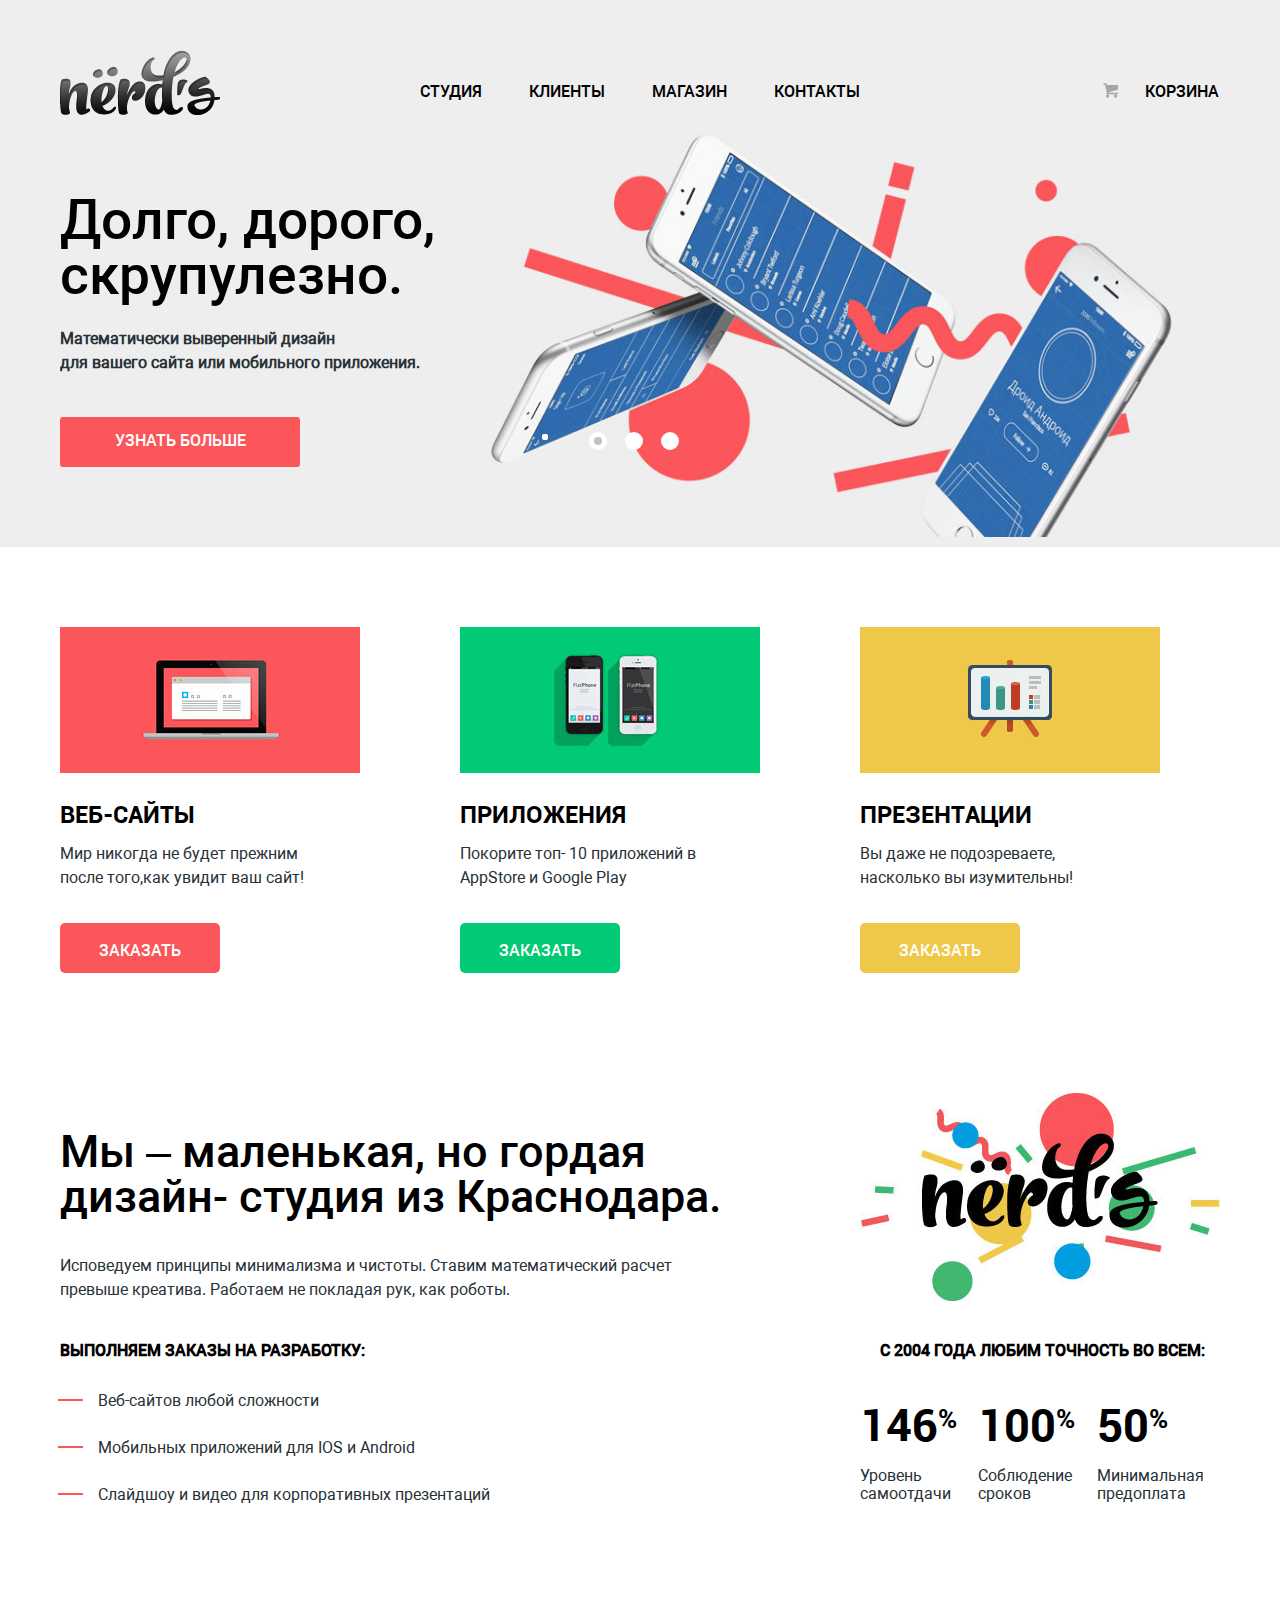
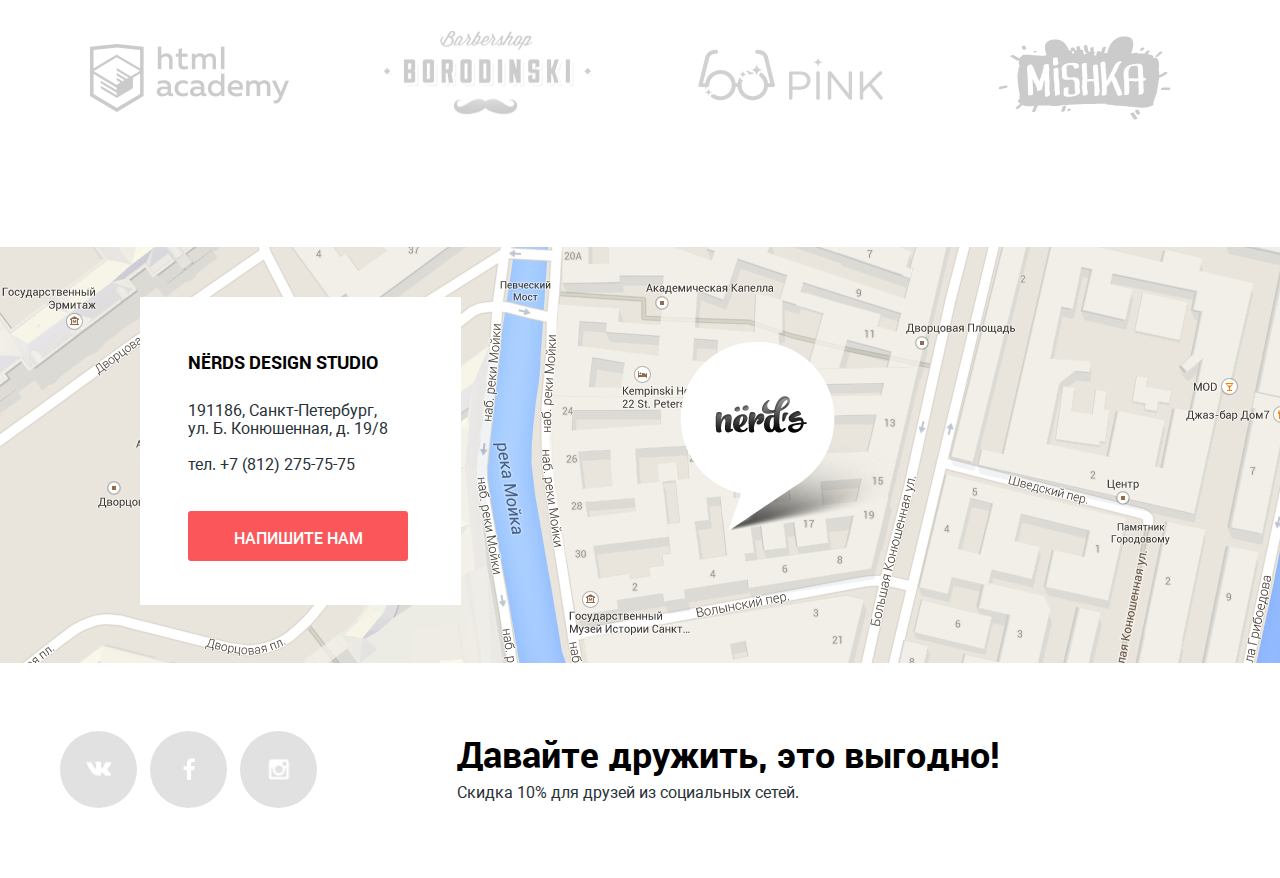
<file: index.html>
<!DOCTYPE html>
<html lang="ru">

<head>
  <meta charset="utf-8">
  <title>HTML Academy: Нёрдс</title>
  <link href="css/normalize.css" rel="stylesheet">
  <link href="css/style.css" rel="stylesheet">
</head>

<body>
  <!-- шапка -->
  <header>
    <div class="header-container">
      <div class="index-logo">
        <a href="index.html" class="logo"><img src="img/nerds-logo.png" width="160" height="65" alt="логотип">
        </a>
      </div>
      <nav class="main-nav">
        <ul>
          <li><a href="#">студия</a>
          </li>
          <li><a href="#">клиенты</a>
          </li>
          <li><a href="item.html">магазин</a>
          </li>
          <li><a href="#">контакты</a>
          </li>
        </ul>
      </nav>
      <div class="basket">
        <a href="#">корзина</a>
      </div>
    </div>
  </header>
  <!-- основной контент -->
  <section class="slider">
    <div class="main-container">
      <input type="radio" id="btn-1" name="toggle" checked>
      <input type="radio" id="btn-2" name="toggle">
      <input type="radio" id="btn-3" name="toggle">
      <div class="slider-controls">
        <label for="btn-1"></label>
        <label for="btn-2"></label>
        <label for="btn-3"></label>
      </div>
      <div class="slides">
        <div class="slide">
          <div class="slide-text">
            <h2>Долго, дорого, скрупулезно.</h2>
            <p>Математически выверенный дизайн
              <br>для вашего сайта или мобильного приложения.</p>
          </div>
          <a href="#" class="btn-1">узнать больше</a>
          <div class="slide-img"></div>
        </div>
        <div class="slide">
          <div class="slide-text">
            <h2>Любим математику как никто другой!</h2>
            <p>Никакого креатива,только математические формулы для расчета ваших идеальных пропорций.</p>
          </div>
          <a href="#" class="btn-1">узнать больше</a>
          <div class="slide-img"></div>
        </div>
        <div class="slide">
          <div class="slide-text">
            <h2>Только ночь, только хардкор</h2>
            <p>Работать днем, как все? Мы против этого. Ближе к полуночи работа только начинается.</p>
          </div>
          <a href="#" class="btn-1">узнать больше</a>
          <div class="slide-img"></div>
        </div>
      </div>
    </div>
  </section>
  <div class="main-container">
    <section class="features">
      <div class="feature-item">
        <img src="img/illustration-web.jpg" alt="веб-сайты" width="300" height="146">
        <h2>веб-сайты</h2>
        <p>Мир никогда не будет прежним после того,как увидит ваш сайт!</p>
        <a href="#" class="btn-2">заказать</a>
      </div>
      <div class="feature-item">
        <img src="img/illustration-play.jpg" alt="приложения" width="300" height="146">
        <h2>приложения</h2>
        <p>Покорите топ- 10 приложений в AppStore и Google Play</p>
        <a href="#" class="btn-3">заказать</a>
      </div>
      <div class="feature-item">
        <img src="img/illustration-present.jpg" alt="презентации" width="300" height="146">
        <h2>презентации</h2>
        <p>Вы даже не подозреваете, насколько вы изумительны!</p>
        <a href="#" class="btn-4">заказать</a>
      </div>
    </section>
    <section class="about">
      <div class="about-left">
        <h3>Mы &ndash; маленькая, но гордая дизайн- студия из Краснодара.</h3>
        <p>Исповедуем принципы минимализма и чистоты. Ставим математический расчет превыше креатива. Работаем не покладая рук, как роботы.</p>
        <h4>выполняем заказы на разработку:</h4>
        <ul>
          <li>Веб-сайтов любой сложности</li>
          <li>Мобильных приложений для IOS и Android</li>
          <li>Слайдшоу и видео для корпоративных презентаций</li>
        </ul>
      </div>
      <div class="about-right">
        <img src="img/nerds-illustration.jpg" alt="нёрдс" width="360" height="208">
        <h4>C 2004 года любим точность во всем:</h4>
        <ul class="pst">
          <li><b>146<sup>%</sup></b><span>Уровень самоотдачи</span>
          </li>
          <li><b>100<sup>%</sup></b><span>Соблюдение сроков</span>
          </li>
          <li><b>50<sup>%</sup></b><span>Минимальная предоплата</span>
          </li>
        </ul>
      </div>
    </section>
    <section class="logos">
      <a href="#"><img src="img/logo-html-hvr.png" alt="html-academy" width="199" height="68">
      </a>
      <a href="#"><img src="img/logo-borodinski-hvr.png" alt="borodinski" width="209" height="87">
      </a>
      <a href="#"><img src="img/logo-pink-hvr.png" alt="pink" width="185" height="52">
      </a>
      <a href="#"><img src="img/logo-mishka-hvr.png" alt="mishka" width="173" height="84">
      </a>
    </section>
  </div>
  <section class="map">
  <div class="map-container">
    <div class="contact">
      <h3>nёrds design studio</h3>
      <p>191186, Cанкт-Петербург,
        <br>ул. Б. Конюшенная, д. 19/8
        <br>
        <br> тел. +7 (812) 275-75-75</p>
      <a href="#" class="btn">напишите нам</a>
      <img src="img/map-marker.png" alt="курсор" width="231" height="190">
    </div>
  </div>
  </section>
  <div class="letter">
    <form action="https://echo.htmlacademy.ru" method="post">
      <h1>Hапишите нам</h1>
      <div class="name">
        <label for="name">Ваше имя:
          <input type="text" id="name" name="name" placeholder="представьтесь пожалуйста" required>
        </label>
      </div>
      <div class="email">
        <label for="email">Ваш e-mail:
          <input type="text" id="email" name="email" placeholder="для отправки ответа">
        </label>
      </div>
      <p class="msg">
        <label for="letter">Текст письма:
          <textarea id="letter" name="letter" rows="10" cols="30" placeholder="в свободной форме"></textarea>
        </label>
      </p>
      <button type="submit" class="btn">отправить</button>
    </form>
  </div>
  <!-- подвал -->
  <footer>
    <div class="container">
      <div class="social">
        <a href="#" class="social-btn social-btn-vk">вконтакте</a>
        <a href="#" class="social-btn social-btn-fb">фейсбук</a>
        <a href="#" class="social-btn social-btn-inst">инстаграм</a>
      </div>
      <div class="sale">
        <h3>Давайте дружить, это выгодно!</h3>
        <span>Скидка 10% для друзей из социальных сетей.</span>
      </div>
    </div>
  </footer>
</body>

</html>
</file>
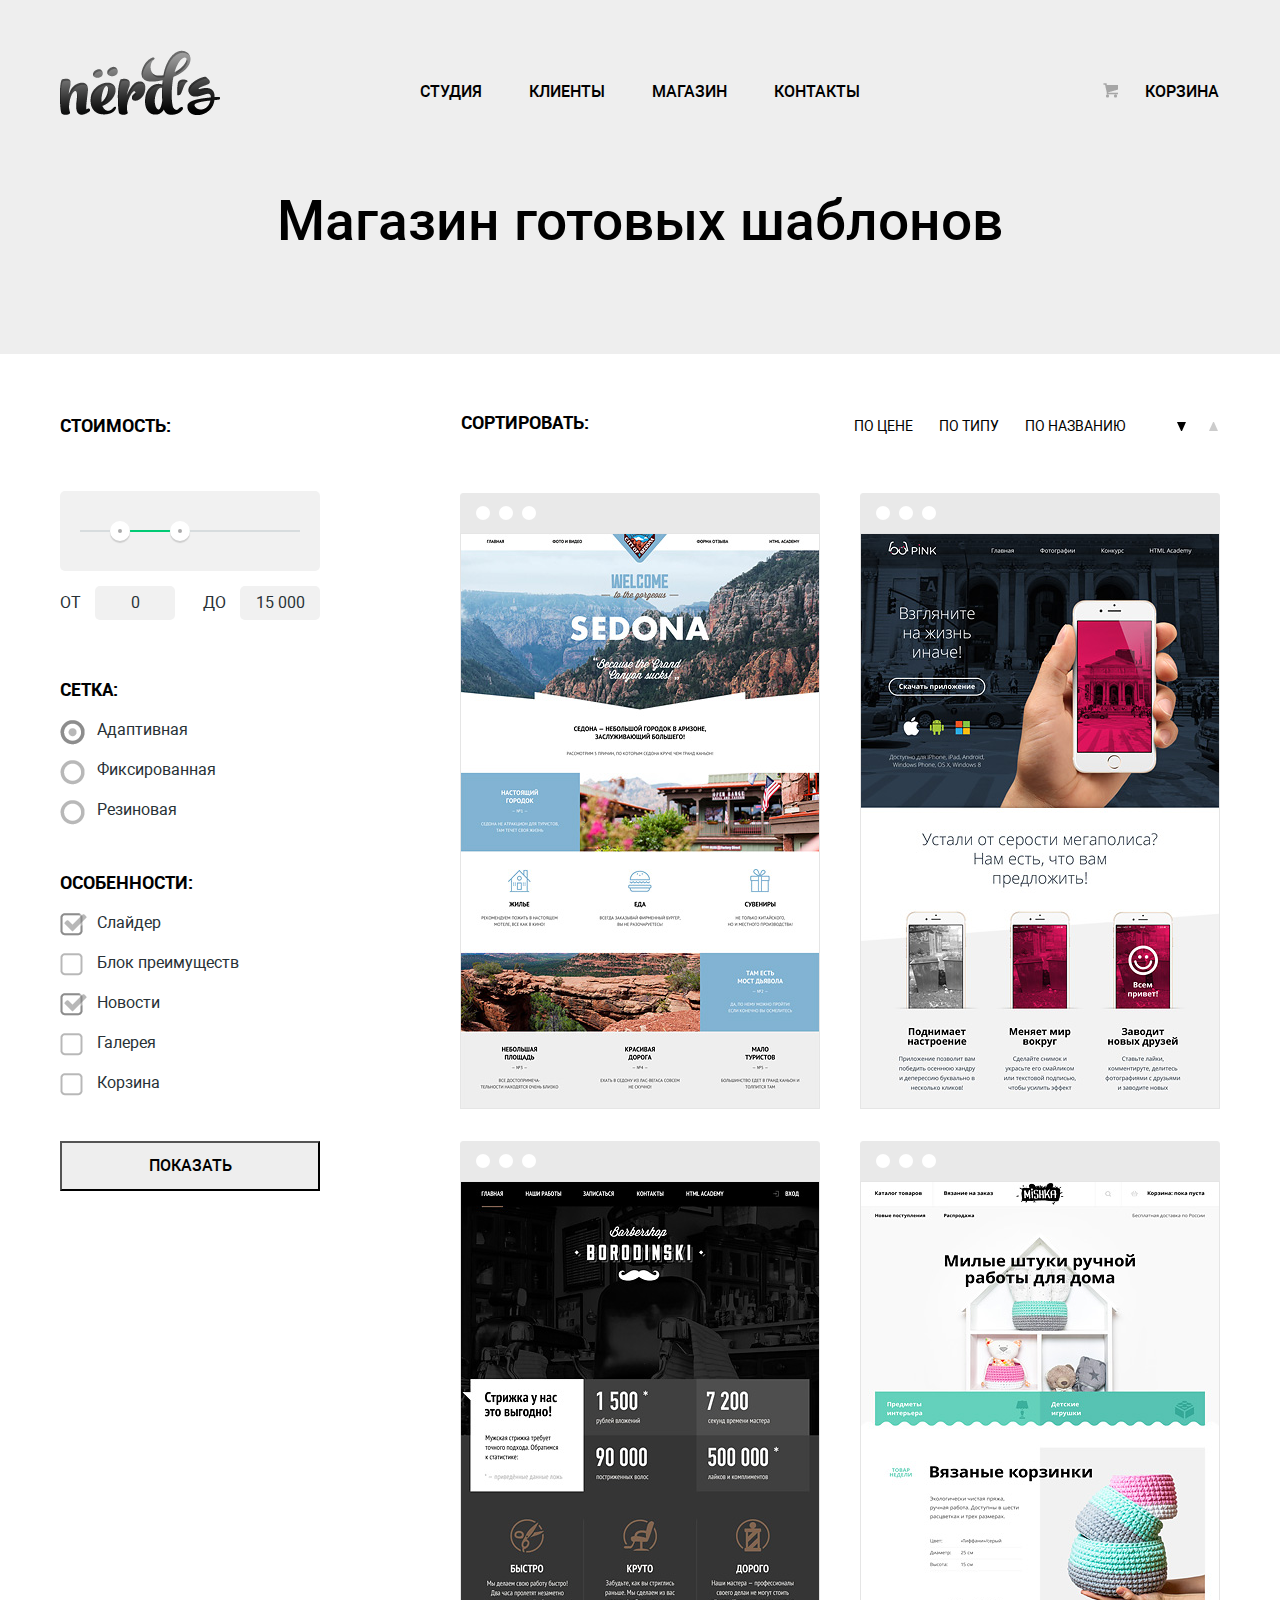
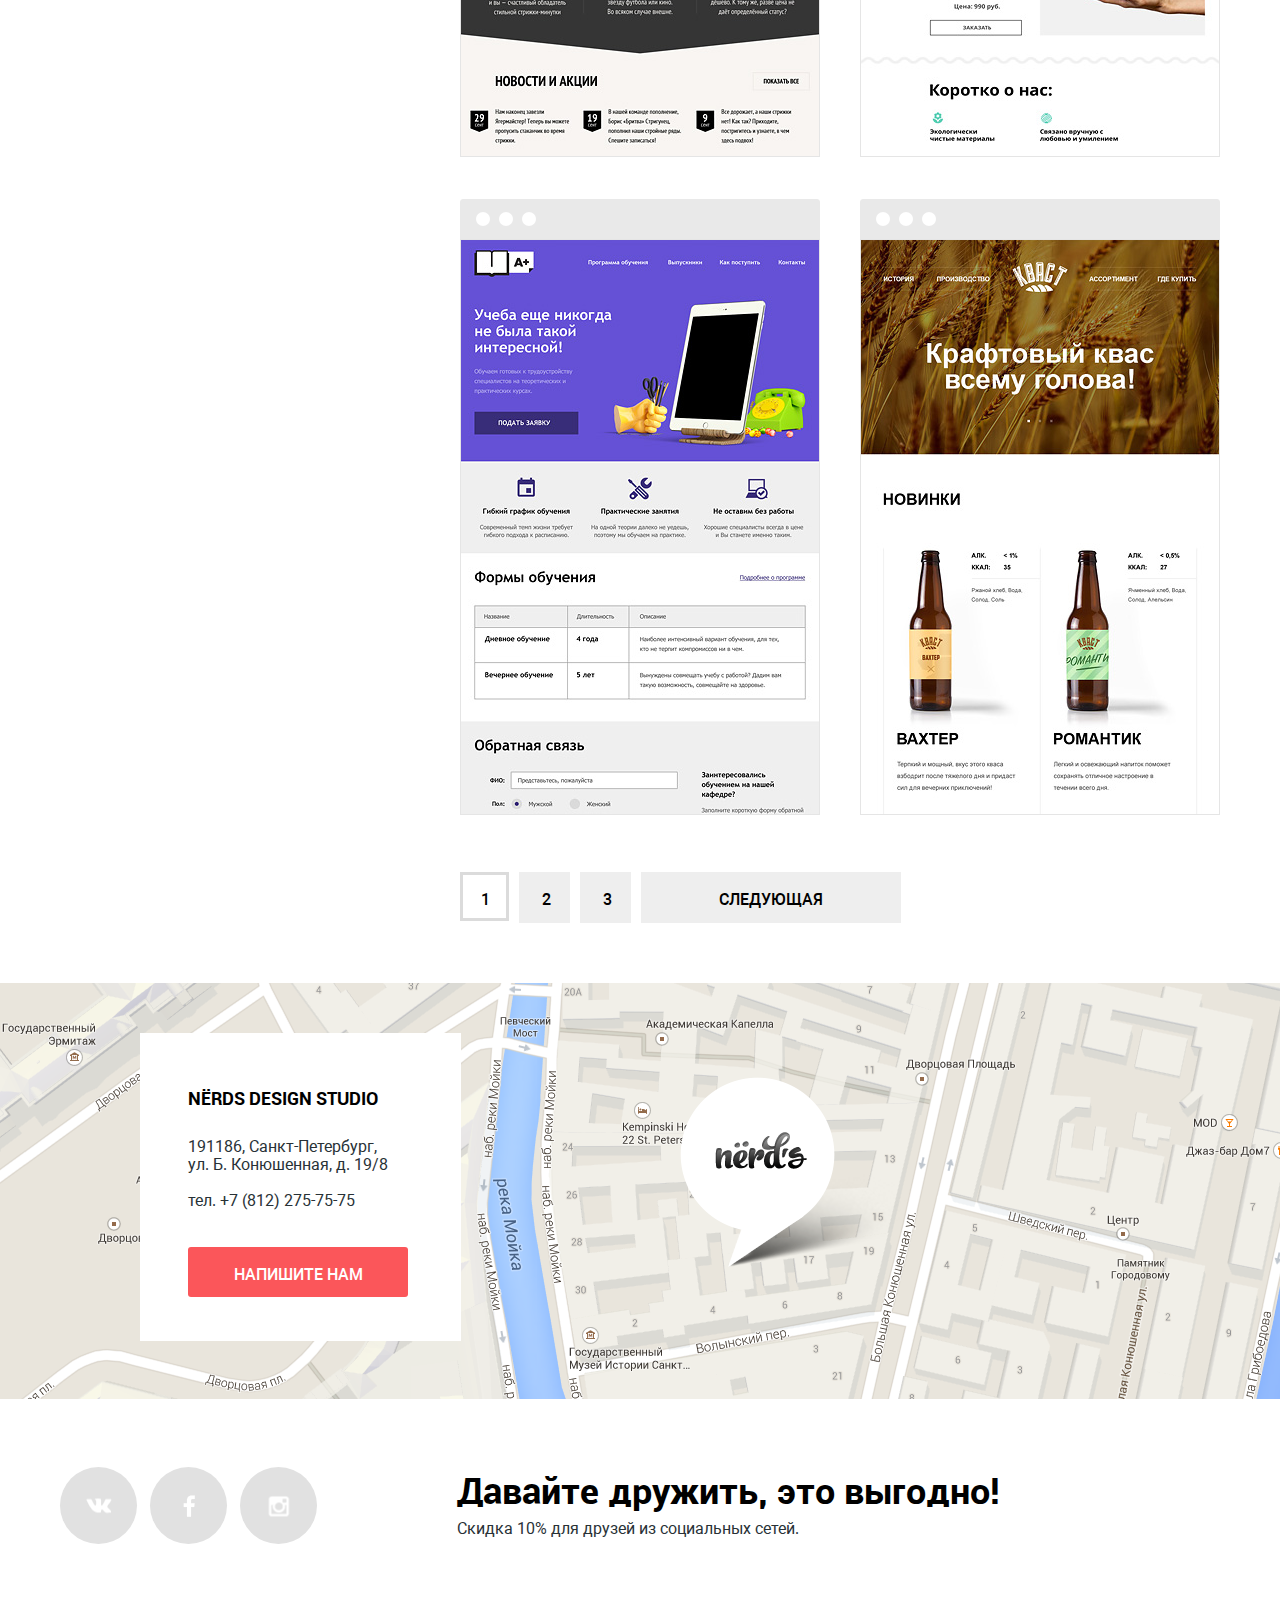
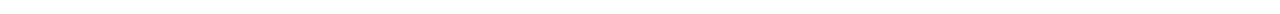
<file: item.html>
<!DOCTYPE html>
<html lang="ru">

<head>
  <meta charset="utf-8">
  <title>HTML Academy: Нёрдс</title>
  <link href="css/normalize.css" rel="stylesheet">
  <link href="css/style.css" rel="stylesheet">
</head>

<body>
  <!-- шапка -->
  <header>
    <div class="header-container">
      <div class="index-logo">
        <a href="index.html" class="logo"><img src="img/nerds-logo.png" width="160" height="65" alt="логотип">
        </a>
      </div>
      <nav class="main-nav">
        <ul>
          <li><a href="#">студия</a>
          </li>
          <li><a href="#">клиенты</a>
          </li>
          <li><a href="item.html">магазин</a>
          </li>
          <li><a href="#">контакты</a>
          </li>
        </ul>
      </nav>
      <div class="basket">
        <a href="#">корзина</a>
      </div>
    </div>
  </header>
  <!-- основной контент -->
  <section class="heading">
    <h1>Mагазин готовых шаблонов</h1>
  </section>
  <div class="main-container">
    <aside class="left-column">
      <h2>стоимость:</h2>
      <form action="https://echo.htmlacademy.ru" method="post">
        <div class="range-filter">
          <div class="range-controls">
            <div class="scale">
              <div class="bar" style="margin-left: 20%; width: 30%"></div>
            </div>
            <div class="toggle toggle-min"></div>
            <div class="toggle toggle-max"></div>
          </div>
          <div class="price-controls">
            <label class="min-price">ОТ
              <input name="min-price" type="text" value="0">
            </label>
            <label class="max-price">ДО
              <input name="max-price" type="text" value="15 000">
            </label>
          </div>
        </div>
        <div class="functions">
          <h2>сетка:</h2>
          <input type="radio" name="Адаптивная" id="r-1" checked>
          <label for="r-1">Адаптивная</label>
          <input type="radio" name="Фиксированная" id="r-2">
          <label for="r-2">Фиксированная</label>
          <input type="radio" name="Резиновая" id="r-3">
          <label for="r-3">Резиновая</label>
        </div>
        <div class="option">
          <h2>особенности:</h2>
          <input type="checkbox" name="Cлайдер" checked id="ch-1">
          <label for="ch-1">Cлайдер</label>
          <input type="checkbox" name="Блок преимуществ" id="ch-2">
          <label for="ch-2">Блок преимуществ</label>
          <input type="checkbox" name="Новости" checked id="ch-3">
          <label for="ch-3">Новости</label>
          <input type="checkbox" name="Галерея" id="ch-4">
          <label for="ch-4">Галерея</label>
          <input type="checkbox" name="Корзина" id="ch-5">
          <label for="ch-5">Корзина</label>
        </div>
        <button type="submit" class="btn">показать</button>
      </form>
    </aside>
    <section class="right-column">
      <section class="sorting">
        <h2>Сортировать:</h2>
        <div class="sort">
          <ul>
            <li><a href="#">по цене</a>
            </li>
            <li><a href="#">по типу</a>
            </li>
            <li><a href="#">по названию</a>
            </li>
          </ul>
          <ul>
            <li>
              <a href="#"><img src="img/icons/sort-down.png" alt="вниз" width="9" height="9">
              </a>
            </li>
            <li>
              <a href="#"><img src="img/icons/sort-up.png" alt="вверх" width="9" height="9">
              </a>
            </li>
          </ul>
        </div>
      </section>
      <section class="portfolio">
        <article class="lend">
          <a href="#"><img src="img/sedona.png" alt="sedona" title="sedona" width="360" height="576">
          </a>
          <div class="write">
            <h1>sedona</h1>
            <p>Информационный сайт для туристов</p>
            <a href="#" class="btn">9 900 руб.</a>
          </div>
        </article>
        <article class="lend">
          <a href="#"><img src="img/pink.png" alt="pink" title="pink" width="360" height="576">
          </a>
          <div class="write">
            <h1>pink app</h1>
            <p>Продуктовый лендинг приложения для IOS и Android</p>
            <a href="#" class="btn">9 900 руб.</a>
          </div>
        </article>
        <article class="lend">
          <a href="#"><img src="img/barbershop.png" alt="borodinski" title="borodinski" width="360" height="576">
          </a>
          <div class="write">
            <h1>barbershop</h1>
            <p>Сайт салона красоты. Для мужчин, да.</p>
            <a href="#" class="btn">9 900 руб.</a>
          </div>
        </article>
        <article class="lend">
          <a href="#"><img src="img/mishka.png" alt="mishka" title="mishka" width="360" height="576">
          </a>
          <div class="write">
            <h1>mishka</h1>
            <p>Интернет магазин вязаных игрушек</p>
            <a href="#" class="btn">9 900 руб.</a>
          </div>
        </article>
        <article class="lend">
          <a href="#"><img src="img/aplus.png" alt="aplus" title="aplus" width="360" height="576">
          </a>
          <div class="write">
            <h1>a plus</h1>
            <p>Лендинг курсов повышения квалификации</p>
            <a href="#" class="btn">9 900 руб.</a>
          </div>
        </article>
        <article class="lend">
          <a href="#"><img src="img/kvast.png" alt="kvast" title="kvast" width="360" height="576">
          </a>
          <div class="write">
            <h1>кваст</h1>
            <p>Промо-сайт производителя квафтового кваса</p>
            <a href="#" class="btn">9 900 руб.</a>
          </div>
        </article>
      </section>
      <div class="paginator">
        <ul>
          <li><a href="#" class="btn active">1</a>
          </li>
          <li><a href="#" class="btn">2</a>
          </li>
          <li><a href="#" class="btn">3</a>
          </li>
          <li><a href="#" class="btn">следующая</a>
          </li>
        </ul>
      </div>
    </section>
  </div>
  <section class="map">
  <div class="map-container">
    <div class="contact">
      <h3>nёrds design studio</h3>
      <p>191186, Cанкт-Петербург,
        <br>ул. Б. Конюшенная, д. 19/8
        <br>
        <br> тел. +7 (812) 275-75-75</p>
      <a href="#" class="btn">напишите нам</a>
      <img src="img/map-marker.png" alt="курсор" width="231" height="190">
    </div>
  </div>
  </section>
  
  <!-- подвал -->
  <footer>
    <div class="container">
      <div class="social">
        <a href="#" class="social-btn social-btn-vk">вконтакте</a>
        <a href="#" class="social-btn social-btn-fb">фейсбук</a>
        <a href="#" class="social-btn social-btn-inst">инстаграм</a>
      </div>
      <div class="sale">
        <h3>Давайте дружить, это выгодно!</h3>
        <span>Скидка 10% для друзей из социальных сетей.</span>
      </div>
    </div>
  </footer>
</body>

</html>
</file>
<file: css/style.css>
@font-face {
    font-family: 'roboto';
    src: url('../fonts/web/roboto.woff2') format('woff2'), url('../fonts/web/roboto.woff') format('woff');
    font-weight: normal;
    font-style: normal;
}
@font-face {
    font-family: 'robotobold';
    src: url('../fonts/web/robotobold.woff2') format('woff2'), url('../fonts/web/robotobold.woff') format('woff');
    font-weight: normal;
    font-style: normal;
}
@font-face {
    font-family: 'robotomedium';
    src: url('../fonts/web/robotomedium.woff2') format('woff2'), url('../fonts/web/robotomedium.woff') format('woff');
    font-weight: normal;
    font-style: normal;
}
body {
    font-family: 'roboto', 'Arial', sans-serif;
    font-size: 16px;
    line-height: 24px;
    color: #283136;
    font-weight: normal;
    width: 100%;
}
h1 {
    font-family: 'robotomedium', 'Arial', sans-serif;
    font-size: 55px;
    line-height: 55px;
    color: #000000;
    font-weight: normal;
    margin-left: 220px;
}
h2 {
    font-family: 'robotomedium', 'Arial', sans-serif;
    font-size: 55px;
    line-height: 55px;
    color: #000000;
    font-weight: normal;
    margin-bottom: 0px;
}
.container,
.header-container {
    width: 1160px;
    margin: 0 auto;
    padding: 0 20px;
    font-size: 0;
}
header {
    background-color: #eeeeee;
}
.main-container {
    width: 1160px;
    margin: 0 auto;
    padding: 0 20px;
    font-size: 0;
}
.map-container {
	margin: 0 auto;
	font-size: 0;
	width: 1160px;
}
.index-logo {
    width: 360px;
    display: inline-block;
    vertical-align: top;
    padding-top: 50px;
}
.index-logo a:hover {
    opacity: 0.8;
}
.index-logo a:active {
    opacity: 0.3;
}
.main-nav {
    width: 640px;
    display: inline-block;
    vertical-align: top;
    font-size: 16px;
    text-transform: uppercase;
}
.main-nav li,
.basket {
    display: inline-block;
    vertical-align: top;
    font-family: 'robotomedium', 'Arial', sans-serif;
    font-size: 16px;
    line-height: 30px;
    text-transform: uppercase;
}
.main-nav ul {
    margin: 0;
    padding: 0;
    font-size: 0;
    list-style: none;
}
.main-nav a {
    display: block;
    text-decoration: none;
    color: #000000;
    padding-top: 77px;
    padding-right: 47px;
}
.main-nav a:hover {
    color: #f7898b;
}
.main-nav a:active {
    color: #a6a6a6;
}
.basket {
    position: relative;
    width: 160px;
}
.basket a {
    display: block;
    text-decoration: none;
    color: #000000;
    padding-top: 77px;
    padding-left: 85px;
}
.basket a:hover {
    color: #f7898b;
}
.basket a:active {
    color: #a6a6a6;
}
.basket::before {
    content: "";
    position: absolute;
    top: 83px;
    left: 43px;
    width: 15px;
    height: 15px;
    background: transparent url(../img/icons/cart-icon.png) no-repeat;
}
.slide-text {
    display: inline-block;
    vertical-align: top;
    font-size: 16px;
}
.slide:nth-child(1) .slide-text {
    width: 400px;
}
.slide:nth-child(2) .slide-text {
    width: 560px;
}
.slide:nth-child(3) .slide-text {
    width: 425px;
}
.slide:nth-child(1) .slide-text p {
    width: 400px;
}
.slide:nth-child(2) .slide-text p {
    width: 410px;
}
.slide:nth-child(3) .slide-text p {
    width: 350px;
}
.slide-text h2 {
    font-family: 'robotomedium', 'Arial', sans-serif;
    font-size: 55px;
    line-height: 55px;
    color: #000000;
}
.slide-text p {
    font-family: 'roboto', 'Arial', sans-serif;
    font-size: 16px;
    line-height: 24px;
    font-weight: 700;
    color: #283136;
    padding-top: 8px;
    margin-bottom: 39px;
}
.slide .btn-1 {
    display: block;
    width: 240px;
    height: 50px;
    padding: 10px 0;
    margin-top: 3px;
    font-size: 16px;
    line-height: 18px;
    color: #ffffff;
    text-transform: uppercase;
    text-align: center;
    text-decoration: none;
    padding-top: 15px;
    background: #fb565a;
    border-radius: 3px;
    font-family: 'robotomedium', 'Arial', sans-serif;
    box-sizing: border-box;
}
.slide a:hover {
    background: #e74246;
}
.slide a:active {
    background: #d7373b;
    color: #e37376;
}
.features {
    margin-bottom: 120px;
}
.feature-item {
    display: inline-block;
    vertical-align: top;
    width: 300px;
    margin-right: 100px;
    font-size: 16px;
}
.feature-item:last-child {
    margin-right: 60px;
}
.feature-item h2 {
    font-family: 'robotobold', 'Arial', sans-serif;
    font-size: 24px;
    line-height: 30px;
    text-transform: uppercase;
    color: #000000;
}
.feature-item p {
    font-family: 'roboto', 'Arial', sans-serif;
    font-size: 16px;
    line-height: 24px;
    font-weight: 500;
    color: #283136;
    width: 250px;
    margin-bottom: 33px;
    margin-top: 12px;
}
.feature-item a,
.contact a {
    font-family: 'robotomedium', 'Arial', sans-serif;
    font-size: 16px;
    line-height: 18px;
    text-decoration: none;
    text-transform: uppercase;
    color: #ffffff;
}
.feature-item a {
    display: inline-block;
    width: 160px;
    height: 50px;
    text-align: center;
    padding-top: 19px;
    background: #fb565a;
    box-sizing: border-box;
    border-radius: 5px;
}
.feature-item .btn-3 {
    background-color: #00ca74;
}
.feature-item .btn-4 {
    background-color: #efc84a;
}
.feature-item .btn-2:hover {
    background-color: #e74246;
}
.feature-item .btn-3:hover {
    background-color: #00bc6c;
}
.feature-item .btn-4:hover {
    background-color: #eab534;
}
.feature-item .btn-2:active {
    background-color: #d7373b;
    color: #de5b5e;
}
.feature-item .btn-3:active {
    background-color: #00aa62;
    color: #4dc491;
}
.feature-item .btn-4:active {
    background-color: #e5a722;
    color: #edc265;
}
.about {
    margin-bottom: 100px;
}
.about-left {
    display: inline-block;
    vertical-align: top;
    width: 700px;
    font-size: 16px;
    margin-right: 100px;
}
.about-left h3 {
    font-family: 'robotomedium', 'Arial', sans-serif;
    font-size: 45px;
    line-height: 45px;
    font-weight: 100;
    color: #000000;
    margin-top: 36px;
    margin-bottom: 35px;
}
.about-left p {
    width: 620px;
    margin-bottom: 37px;
}
.about-left p,
.about-left li {
    font-family: 'roboto', 'Arial', sans-serif;
    font-size: 16px;
    line-height: 24px;
    font-weight: 500;
    color: #283136;
}
.about-left li {
    margin-bottom: 23px;
    list-style: none;
    position: relative;
}
.about-left li:before{
  content:"";
  display:block;
  width:25px;
  height:2px;
  background: #fb565a;
  position: absolute;
  left: -40px;
  margin-top: 10px;
}
.about-left h4 {
    font-family: 'robotomedium', 'Arial', sans-serif;
    font-size: 16px;
    line-height: 24px;
    text-transform: uppercase;
    color: #000000;
    margin-bottom: 26px;
}
.about-left ul {
	padding-left: 38px;
}
.about-right {
    display: inline-block;
    vertical-align: top;
    width: 360px;
    font-size: 16px;
}
.about-right img {
   margin-bottom: 10px;
}
.about-right h4 {
    font-family: 'robotomedium', 'Arial', sans-serif;
    font-size: 16px;
    line-height: 24px;
    text-transform: uppercase;
    color: #000000;
    padding-left: 20px;
}
.pst {
    width: 385px;
    margin-left: -40px;
}
.about-right ul {
    display: inline-block;
    vertical-align: top;
    font-size: 0;
}
.about-right b {
    display: block;
    font-family: 'robotobold', 'Arial', sans-serif;
    font-size: 45px;
    line-height: 10, 06px;
    color: #000000;
    margin-top: 30px;
    position: relative;
}
.about-right span {
    display: inline-block;
    vertical-align: top;
    font-family: 'roboto', 'Arial', sans-serif;
    font-size: 16px;
    line-height: 18px;
    font-weight: 500;
    color: #283136;
    width: 90px;
    margin-top: 29px;
}
.about-right li {
    display: inline-block;
    padding-right: 28px;
}
.about-right li:nth-child(2) {
    padding-right: 29px;
}
.about-right sup {
	position: absolute;
	top: 5px;
	font-size: 26px;
}
.logos a {
    display: inline-block;
    vertical-align: middle;
    margin-bottom: 115px;
    opacity: 0.2;
}
.logos a:last-child {
    margin-right: 0px;
    padding-top: 6px;
}
.logos a:first-child {
    margin-left: 30px;
    margin-right: 95px;
    padding-top: 6px;
}
.logos a:nth-child(2) {
    margin-right: 105px;
}
.logos a:nth-child(3) {
    margin-right: 115px;
}
.logos a:hover {
    opacity: 1;
}
.logos a:active {
    opacity: 0.1;
}
.map {
    background-image: url(../img/map.png);
    width: 1440px;
    height: 416px;
    background-repeat: no-repeat;
    background-color: #eeeeee;
}
.contact {
    display: inline-block;
    vertical-align: top;
    width: 321px;
    height: 308px;
    padding-left: 48px;
    padding-right: 60px;
    padding-bottom: 50px;
    box-sizing: border-box;
    font-size: 16px;
    background-color: #ffffff;
    margin-top: 50px;
    left: 210px;
}
.contact h3 {
    font-family: 'robotobold', 'Arial', sans-serif;
    font-size: 18px;
    line-height: 30px;
    text-transform: uppercase;
    color: #000000;
    padding-top: 33px;
    padding-bottom: 6px;
}
.contact p {
    font-family: 'roboto', 'Arial', sans-serif;
    font-size: 16px;
    line-height: 18px;
    color: #283136;
}
.contact a {
    display: block;
    width: 220px;
    height: 50px;
    padding: 10px 0;
    font-size: 16px;
    line-height: 18px;
    color: #ffffff;
    text-transform: uppercase;
    text-align: center;
    text-decoration: none;
    padding-top: 19px;
    background: #fb565a;
    border-radius: 3px;
    font-family: 'robotomedium', 'Arial', sans-serif;
    box-sizing: border-box;
    margin-top: 37px;
}
.social {
    display: inline-block;
    vertical-align: top;
    margin-top: 68px;
    margin-left: 40px;
    width: 320px;
    box-sizing: border-box;
    margin-bottom: 70px;
}
.social-btn {
    display: inline-block;
    vertical-align: top;
    width: 77px;
    height: 77px;
    border-radius: 50%;
    background-color: #e1e1e1;
    position: relative;
    right: 40px;
    font-size: 0;
    margin-right: 13px;
}
.social-btn::before {
	-webkit-box-sizing: border-box;
    -moz-box-sizing: border-box;
    box-sizing: border-box;
    content: "";
    position: absolute;
    top: 50%;
    left: 50%;
    transform: translate(-50%, -50%);
    background-image: url(../img/icons/sprite-social.png);
    background-repeat: no-repeat;
}
.social-btn-vk::before {
    width: 26px;
    height: 15px;
    background-position: -229px -10px;
}
.social-btn-fb::before {
    width: 12px;
    height: 22px;
    background-position: -10px -10px;
}
.social-btn-inst::before {
    width: 21px;
    height: 21px;
    background-position: -106px -10px;
}
.social-btn:hover {
    background-color: #e74246;
}
.social-btn:active {
    background-color: #d7373b;
}
.social-btn-vk:before:active {
    width: 26px;
    height: 15px;
    background-position: -275px -10px;
}
.social-btn-fb:before:active {
    width: 12px;
    height: 22px;
    background-position: -42px -10px;
}
.social-btn-inst:before:active {
    width: 21px;
    height: 21px;
    background-position: -147px -10px;
}
.sprite-social {
    background-image: url(../img/icons/sprite-social.png);
    background-repeat: no-repeat;
    display: block;
}
.sprite-social-fb-icon {
    width: 12px;
    height: 22px;
    background-position: -10px -10px;
}
.sprite-social-fb-icon-active {
    width: 12px;
    height: 22px;
    background-position: -42px -10px;
}
.sprite-social-fb-icon-hvr {
    width: 12px;
    height: 22px;
    background-position: -74px -10px;
}
.sprite-social-insta-icon {
    width: 21px;
    height: 21px;
    background-position: -106px -10px;
}
.sprite-social-insta-icon-active {
    width: 21px;
    height: 21px;
    background-position: -147px -10px;
}
.sprite-social-insta-icon-hvr {
    width: 21px;
    height: 21px;
    background-position: -188px -10px;
}
.sprite-social-vk-icon {
    width: 26px;
    height: 15px;
    background-position: -229px -10px;
}
.sprite-social-vk-icon-active {
    width: 26px;
    height: 15px;
    background-position: -275px -10px;
}
.sprite-social-vk-icon-hvr {
    width: 26px;
    height: 15px;
    background-position: -321px -10px;
}
.sale {
    display: inline-block;
    vertical-align: top;
    width: 700px;
    box-sizing: border-box;
    font-size: 16px;
    margin-top: 38px;
    padding-left: 37px;
}
.sale h3 {
    font-family: 'robotobold', 'Arial', sans-serif;
    font-size: 36px;
    line-height: 36px;
    color: #000000;
    margin-bottom: 8px;
}
.sale span {
    font-family: 'roboto', 'Arial', sans-serif;
    font-size: 16px;
    line-height: 22px;
    color: #283136;
}
.left-column {
    display: inline-block;
    vertical-align: top;
    width: 360px;
    font-size: 16px;
}
.left-column a,
.sorting a {
    font-family: 'robotobold', 'Arial', sans-serif;
    font-size: 18px;
    line-height: 30px;
    text-transform: uppercase;
    text-decoration: none;
    color: #000000;
}
.left-column h2 {
    font-family: 'robotobold', 'Arial', sans-serif;
    font-size: 18px;
    line-height: 30px;
    text-transform: uppercase;
    color: #000000;
    margin-top: 3px;
}
.left-column label {
    font-family: 'roboto', 'Arial', sans-serif;
    font-size: 16px;
    line-height: 20px;
    font-weight: normal;
    color: #283136;
}
.left-column .btn {
    font-family: 'robotomedium', 'Arial', sans-serif;
    font-size: 16px;
    line-height: 18px;
    text-transform: uppercase;
    color: #000000;
    width: 260px;
    height: 50px;
    background-color: #eeeeee;
}
.left-column .btn:hover {
    background-color: #dfdfdf;
}
.left-column .btn:active {
    background-color: #d5d5d5;
    color: #a6a6a6;
}
.right-column {
    display: inline-block;
    vertical-align: top;
    width: 800px;
}
.sorting {
    margin-left: 41px;
    width: 800px;
    display: inline-block;
    vertical-align: top;
    font-size: 0;
    box-sizing: border-box;
}
.sorting h2 {
    font-family: 'robotobold', 'Arial', sans-serif;
    font-size: 18px;
    line-height: 30px;
    text-transform: uppercase;
    color: #000000;
    display: inline-block;
    margin-top: 0px;
}
.sort {
    display: inline-block;
    vertical-align: top;
}
.sort ul {
    display: inline-block;
    vertical-align: top;
    margin-top: 9px;
    padding: 0;
}
.sort ul:first-child {
    margin-left: 265px;
    margin-right: 25px;
}
.sort ul:first-child li {
    padding-right: 26px;
}
.sort ul:last-child li {
    padding-right: 20px;
}
.sort li {
    display: inline;
}
.sort ul a {
    font-family: 'roboto', 'Arial', sans-serif;
    font-size: 14px;
    line-height: 18px;
    text-decoration: none;
    text-transform: uppercase;
    color: #000000;
}
.sort ul a:hover {
    color: #666666;
}
.sort ul a:active {
    color: #000000;
}
.portfolio {
    display: inline-block;
    vertical-align: top;
    padding-left: 40px;
    margin-top: 30px;
    font-size: 0;
}
.lend {
    display: inline-block;
    vertical-align: top;
    margin-top: 20px;
    position: relative;
}
.lend:nth-child(3),
.lend:nth-child(4) {
    margin-bottom: 10px;
}
.lend:nth-child(odd) {
    margin-right: 40px;
}
.lend:nth-child(even) {
    margin-right: 0px;
}
.lend:before {
    background-image: url(../img/icons/browser.png);
    content: " ";
    position: relative;
    display: block;
    height: 40px;
    width: 360px;
}
.lend:hover::before {
    background-image: url(../img/icons/browser-hvr.png);
    content: " ";
    position: relative;
    display: block;
    height: 40px;
    width: 360px;
}
.write {
    position: absolute;
    display: inline-block;
    vertical-align: top;
    width: 360px;
    background-color: #eeeeee;
    left: 0px;
    bottom: 11px;
    box-sizing: border-box;
    margin-right: 0;
    padding-bottom: 44px;
}
.write h1 {
    font-family: 'robotobold', 'Arial', sans-serif;
    font-size: 18px;
    line-height: 30px;
    text-transform: uppercase;
    color: #000000;
    margin-left: 145px;
    margin-top: 25px;
    box-sizing: border-box;
}
.write p {
    font-family: 'roboto', 'Arial', sans-serif;
    font-size: 16px;
    line-height: 18px;
    color: #000000;
    text-align: center;
    width: 177px;
    margin-left: 90px;
    box-sizing: border-box;
}
.write a {
    font-family: 'robotomedium', 'Arial', sans-serif;
    font-size: 16px;
    line-height: 18px;
    text-decoration: none;
    text-transform: uppercase;
    color: #000000;
}
.write .btn {
    font-family: 'robotomedium', 'Arial', sans-serif;
    font-size: 16px;
    line-height: 18px;
    text-decoration: none;
    text-transform: uppercase;
    color: #ffffff;
    display: inline-block;
    vertical-align: top;
    width: 200px;
    height: 50px;
    text-align: center;
    padding-top: 19px;
    background: #fb565a;
    box-sizing: border-box;
    border-radius: 5px;
    margin-left: 80px;
    margin-top: 10px;
}
.write .btn:hover {
    background-color: #e74246;
}
.write .btn:active {
    background-color: #d7373b;
}
.lend .write {
    display: none;
}
.lend:hover .write {
    display: block;
}
.lend:nth-child(2) p {
    width: 235px;
    margin: 0 auto;
    text-align: center;
    margin-bottom: 20px;
}
.lend:nth-child(3) p {
    width: 178px;
    margin: 0 auto;
    text-align: center;
    margin-bottom: 20px;
}
.lend:nth-child(3) h1 {
    margin-left: 120px;
}
.lend:nth-child(5) p {
    width: 220px;
    margin: 0 auto;
    text-align: center;
    margin-bottom: 20px;
}
.lend:nth-child(6) p {
    width: 215px;
    margin: 0 auto;
    text-align: center;
    margin-bottom: 20px;
}
.paginator {
    margin-top: 45px;
    margin-bottom: 60px;
    margin-right: 40px;
    font-size: 0;
}
.paginator li {
    display: inline;
    padding-right: 10px;
}
.paginator a {
    font-family: 'robotomedium', 'Arial', sans-serif;
    font-size: 16px;
    line-height: 18px;
    text-decoration: none;
    text-transform: uppercase;
    color: #000000;
    display: inline-block;
    vertical-align: top;
    width: 51px;
    height: 51px;
    background-color: #eeeeee;
    box-sizing: border-box;
    padding-top: 19px;
    padding-left: 23px;
}
.paginator a:hover {
    background-color: #dfdfdf;
}
.paginator a:active {
    background-color: #d5d5d5;
    color: #959595;
}
.paginator a.active {
    background-color: #ffffff;
    border: 3px solid #dbdbdb;
    color: #000000;
    width: 49px;
    height: 49px;
    padding-top: 16px;
    padding-left: 18px;
    box-sizing: border-box;
}
.paginator li:last-child a {
    width: 260px;
    padding-left: 78px;
}
.header-container,
.slider {
    background-color: #eeeeee;
}
.header-container,
h1 {
    background-color: #eeeeee;
}
.range-filter {
    width: 260px;
    margin-top: 50px;
    margin-bottom: 55px;
}
.range-controls {
    position: relative;
    height: 41px;
    padding-top: 39px;
    padding-right: 20px;
    padding-left: 20px;
    margin-bottom: 15px;
    border-radius: 5px;
    background: #f1f1f1;
}
.range-controls .scale {
    height: 2px;
    background: #d7dcde;
}
.range-controls .bar {
    width: 70%;
    height: 2px;
    background: #00ca74;
}
.range-controls .toggle {
    position: absolute;
    top: 30px;
    left: 0px;
    width: 4px;
    height: 4px;
    cursor: pointer;
    border: 8px solid #fff;
    border-radius: 50%;
    background: #ababab;
    box-shadow: 0 2px 1px 0 #cfcfcf;
}
.range-controls .toggle-min {
    left: 50px;
}
.range-controls .toggle-max {
    left: 110px;
}
.price-controls {
    font-size: 0;
}
.price-controls label {
    font-size: 16px;
    display: inline-block;
    vertical-align: top;
    width: 50%;
}
.max-price {
    text-align: right;
}
.price-controls input {
    font-family: 'Roboto', 'Arial', sans-serif;
    font-size: 16px;
    width: 60px;
    margin-left: 10px;
    padding: 8px 10px;
    text-align: center;
    color: #283136;
    border: none;
    border-radius: 5px;
    background: #f1f1f1;
}
.slider-controls .active {
    background: #c1c1c1;
}
.slider {
    position: relative;
    margin: 0 auto;
    box-sizing: border-box;
    margin-bottom: 80px;
}
.slider input[type=radio] {
    position: absolute;
    opacity: 0;
}
.slider-controls {
    position: absolute;
    bottom: 105px;
    left: 50%;
    width: 200px;
    height: 10px;
    margin-left: -100px;
    text-align: center;
    z-index: 1000;
}
.slider-controls label {
    display: inline-block;
    width: 8px;
    height: 8px;
    margin: 0 3px;
    background: white;
    border: 5px solid white;
    vertical-align: top;
    border-radius: 50%;
    cursor: pointer;
    margin-right: 15px;
}
#btn-1:checked~.slider-controls label[for="btn-1"],
#btn-2:checked~.slider-controls label[for="btn-2"],
#btn-3:checked~.slider-controls label[for="btn-3"] {
    background: #c1c1c1;
}
.slider-controls label:after {
    position: absolute;
    background: white;
    width: 6px;
    height: 6px;
    content: "";
    top: 2px;
    left: 2px;
    border-radius: 50%;
}
.slide {
    width: 100%;
    padding-top: 20px;
    overflow: hidden;
    padding-bottom: 80px;
}
.slide:nth-child(1) {
    background-image: url(../img/slider-1.jpg);
    background-repeat: no-repeat;
    background-position: 398px -10px;
    background-size: 755px;
    background-size: contain;
}
.slide:nth-child(2) {
    background-image: url(../img/slider-2.jpg);
    background-repeat: no-repeat;
    background-position: 100% 10px;
    background-size: contain;
}
.slide:nth-child(3) {
    background-image: url(../img/slider-3.jpg);
    background-repeat: no-repeat;
    background-position: 100% 0;
    background-size: contain;
}
.slide {
    display: none;
}
#btn-1:checked~.slides .slide:nth-child(1) {
    display: block;
}
#btn-2:checked~.slides .slide:nth-child(2) {
    display: block;
}
#btn-3:checked~.slides .slide:nth-child(3) {
    display: block;
}
.heading {
    background-color: #eeeeee;
    text-align: center;
    padding-bottom: 65px;
    margin-bottom: 54px;
}
.heading h1 {
    margin: 0;
    padding: 40px 0;
    padding-top: 67px;
    background-color: #eeeeee;
}
.contact img {
    position: absolute;
    margin-top: -220px;
    left: 680px;
}
.letter {
    position: absolute;
    margin-top: -555px;
    left: 310px;
    background-color: pink;
}
.letter form {
    display: none;
    width: 960px;
    margin: 0 auto;
    padding-left: 100px;
    padding-right: 100px;
    box-sizing: border-box;
    padding-top: 70px;
    padding-bottom: 80px;
}
.letter h1 {
    font-family: 'robotomedium', 'Arial', sans-serif;
    font-size: 45px;
    line-height: 45px;
    color: #000000;
    margin-left: 0px;
    box-sizing: border-box;
    background-color: transparent;
}
.letter .name {
    display: inline-block;
    vertical-align: top;
    width: 360px;
    margin-right: 30px;
    box-sizing: border-box;
}
.letter .email {
    display: inline-block;
    vertical-align: top;
    width: 360px;
    box-sizing: border-box;
}
.letter label {
    display: inline-block;
    vertical-align: top;
    font-family: 'robomedium', 'Arial', sans-serif;
    font-weight: bold;
    font-size: 16px;
    line-height: 18px;
    color: #000000;
    margin-left: 0px;
    box-sizing: border-box;
}
.letter input,
.letter textarea {
    margin-bottom: 10px;
    padding: 2px 5px;
    font-family: "Roboto", sans-serif;
    border: 2px solid #d7dcde;
    color: #d3d3d3;
    border-radius: 5px;
}
.letter textarea {
    width: 760px;
    height: 120px;
}
.letter input {
    display: inline-block;
    vertical-align: top;
    width: 360px;
    height: 50px;
}
.letter input:hover {
    border: 2px solid #b4b9bb;
    color: #a8a8a8;
}
.letter input:active {
    border: 2px solid #000000;
    color: #505050;
}
.letter input:invalid {
    border: 2px solid #e74246;
    color: #e74246;
}
.letter .btn {
    display: block;
    width: 240px;
    height: 50px;
    padding: 10px 0;
    margin-top: 3px;
    font-size: 16px;
    line-height: 18px;
    color: #ffffff;
    text-transform: uppercase;
    text-align: center;
    text-decoration: none;
    padding-top: 15px;
    background: #fb565a;
    border-radius: 3px;
    font-family: 'robotomedium', 'Arial', sans-serif;
    box-sizing: border-box;
}
.functions h2 {
    margin-bottom: 15px;
}
.functions {
    margin-bottom: 48px;
}
.option h2 {
    margin-bottom: 15px;
}
.option {
    margin-bottom: 48px;
}
input[type="checkbox"] {
    display: none;
}
input[type="checkbox"] + label {
    display: block;
    margin: 10px 0;
    line-height: 20px;
    padding-left: 37px;
    position: relative;
    cursor: pointer;
    margin-bottom: 20px;
    font-family: 'roboto', 'Arial', sans-serif;
    font-size: 16px;
    line-height: 20px;
    color: #283136;
}
input[type="checkbox"] + label::before {
    content: "";
    display: block;
    position: absolute;
    top: 0;
    left: 0;
    background-image: url(../img/icons/sprite.png);
    background-repeat: no-repeat;
    width: 23px;
    height: 23px;
    background-position: -10px -10px;
}
input[type="checkbox"]:checked + label::after {
    content: "";
    position: absolute;
    display: block;
    top: 0;
    left: 0;
    background-image: url(../img/icons/sprite.png);
    background-repeat: no-repeat;
    width: 27px;
    height: 23px;
    background-position: -10px -139px;
}
input[type="radio"] {
    display: none;
}
input[type="radio"] + label {
    display: block;
    margin: 10px 0;
    line-height: 20px;
    padding-left: 37px;
    position: relative;
    cursor: pointer;
    font-family: 'roboto', 'Arial', sans-serif;
    font-size: 16px;
    line-height: 20px;
    color: #283136;
    margin-bottom: 20px;
}
input[type="radio"] + label::before {
    content: "";
    display: block;
    position: absolute;
    top: 0;
    left: 0;
    background-image: url(../img/icons/sprite.png);
    background-repeat: no-repeat;
    width: 25px;
    height: 25px;
    background-position: -10px -268px;
}
input[type="radio"]:checked + label::after {
    content: "";
    position: absolute;
    top: 0;
    left: 0;
    background-image: url(../img/icons/sprite.png);
    background-repeat: no-repeat;
    width: 25px;
    height: 25px;
    background-position: -10px -403px;
}
.sprite {
    background-image: url(../img/icons/sprite.png);
    background-repeat: no-repeat;
    display: block;
}
.sprite-checkbox-off {
    width: 23px;
    height: 23px;
    background-position: -10px -10px;
}
.sprite-checkbox-off-disabled-png- {
    width: 23px;
    height: 23px;
    background-position: -10px -53px;
}
.sprite-checkbox-off-hvr-png- {
    width: 23px;
    height: 23px;
    background-position: -10px -96px;
}
.sprite-checkbox-on {
    width: 27px;
    height: 23px;
    background-position: -10px -139px;
}
.sprite-checkbox-on-disabled-png- {
    width: 27px;
    height: 23px;
    background-position: -10px -182px;
}
.sprite-checkbox-on-hvr-png- {
    width: 27px;
    height: 23px;
    background-position: -10px -225px;
}
.sprite-radio-off {
    width: 25px;
    height: 25px;
    background-position: -10px -268px;
}
.sprite-radio-off-hvr-png- {
    width: 25px;
    height: 25px;
    background-position: -10px -313px;
}
.sprite-radio-off-hvr-png- {
    width: 25px;
    height: 25px;
    background-position: -10px -358px;
}
.sprite-radio-on {
    width: 25px;
    height: 25px;
    background-position: -10px -403px;
}
.sprite-radio-on-disabled {
    width: 25px;
    height: 25px;
    background-position: -10px -448px;
}
.sprite-radio-on-hvr-png- {
    width: 25px;
    height: 25px;
    background-position: -10px -493px;
}
</file>
